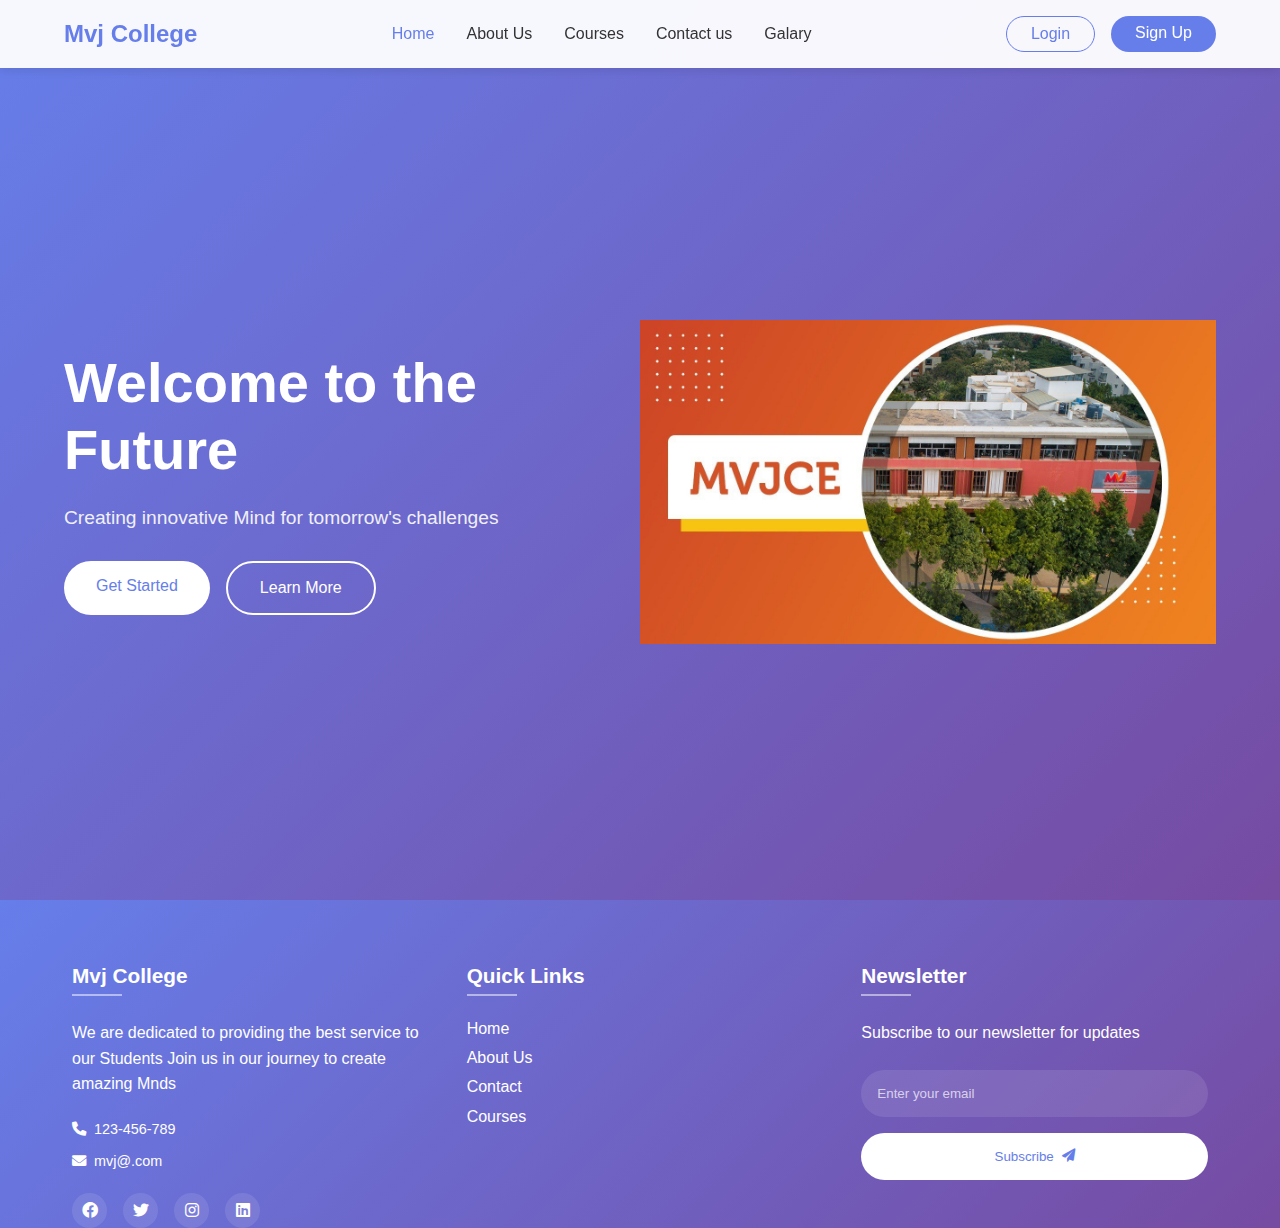
<file: index.html>
<!DOCTYPE html>
<html lang="en">
<head>
    <meta charset="UTF-8">
    <meta name="viewport" content="width=device-width, initial-scale=1.0">
    <title>Home Page</title>
    <link rel="stylesheet" href="index.css">
    <link rel="stylesheet" href="https://cdnjs.cloudflare.com/ajax/libs/font-awesome/6.0.0/css/all.min.css">
</head>
<body>
    
    <nav class="navbar">
        <div class="nav-brand">
            <a href="#" class="logo">Mvj College</a>
        </div>
        <div class="nav-menu">
            <a href="index.html" class="active">Home</a>
            <a href="about.html">About Us</a>
            <a href="product.html">Courses</a>
            <a href="contact.html">Contact us</a>
            <a href="blog.html">Galary</a>

        </div>
        <div class="nav-buttons">
            <a href="login.html" class="login-btn">Login</a>
            <a href="login.html" class="signup-btn">Sign Up</a>
        </div>
        <div class="menu-toggle" onclick="toggleMenu()">
            <i class="fas fa-bars"></i>
            <div class="mobile-menu" id="mobileMenu">
                <a href="index.html" class="active">Home</a>
                <a href="about.html">About</a>
                <a href="contact.html">Courses</a>
                <a href="blog.html">Blog</a>
                <a href="contact.html">Contact</a>
            </div>
        </div>
        <script>
            function toggleMenu() {
                const mobileMenu = document.getElementById('mobileMenu');
                if (mobileMenu.style.display === 'block') {
                    mobileMenu.style.display = 'none';
                } else {
                    mobileMenu.style.display = 'block';
                }
            }
            // Initially hide mobile menu
            document.getElementById('mobileMenu').style.display = 'none';
        </script>
    </nav>

    <section id="home" class="hero-section">
        <div class="hero-content">
            <h1>Welcome to the Future</h1>
            <p>Creating innovative Mind for tomorrow's challenges</p>
            <div class="hero-buttons">
                <a href="#" class="primary-btn">Get Started</a>
                <a href="#" class="secondary-btn">Learn More</a>
            </div>
        </div>
        <div class="hero-image">
            <img src="/images/maxresdefault.jpg" alt="Hero Image">
        </div>
    </section>
    </section>
    <footer class="footer">
        <div class="footer-content">
            <div class="footer-section about">
                <h3 class="logo-text">Mvj College</h3>
                <p>
                    We are dedicated to providing the best service to our Students
                    Join us in our journey to create amazing Mnds
                </p>
                <div class="contact-info">
                    <span><i class="fas fa-phone"></i> &nbsp; 123-456-789</span>
                    <span><i class="fas fa-envelope"></i> &nbsp; mvj@.com</span>
                </div>
                <div class="socials">
                    <a href="#"><i class="fab fa-facebook"></i></a>
                    <a href="#"><i class="fab fa-twitter"></i></a>
                    <a href="#"><i class="fab fa-instagram"></i></a>
                    <a href="#"><i class="fab fa-linkedin"></i></a>
                </div>
            </div>

            <div class="footer-section links">
                <h3>Quick Links</h3>
                <ul>
                    <li><a href="#">Home</a></li>
                    <li><a href="#">About Us</a></li>
                    <li><a href="#">Contact</a></li>
                    <li><a href="#">Courses</a></li>
                </ul>
            </div>

            <div class="footer-section newsletter">
                <h3>Newsletter</h3>
                <p>Subscribe to our newsletter for updates</p>
                <form>
                    <input type="email" placeholder="Enter your email">
                    <button type="submit" class="btn-subscribe">
                        Subscribe <i class="fas fa-paper-plane"></i>
                    </button>
                </form>
            </div>
        </div>

        <div class="footer-shape"></div>
    </footer>
</body>
</file>
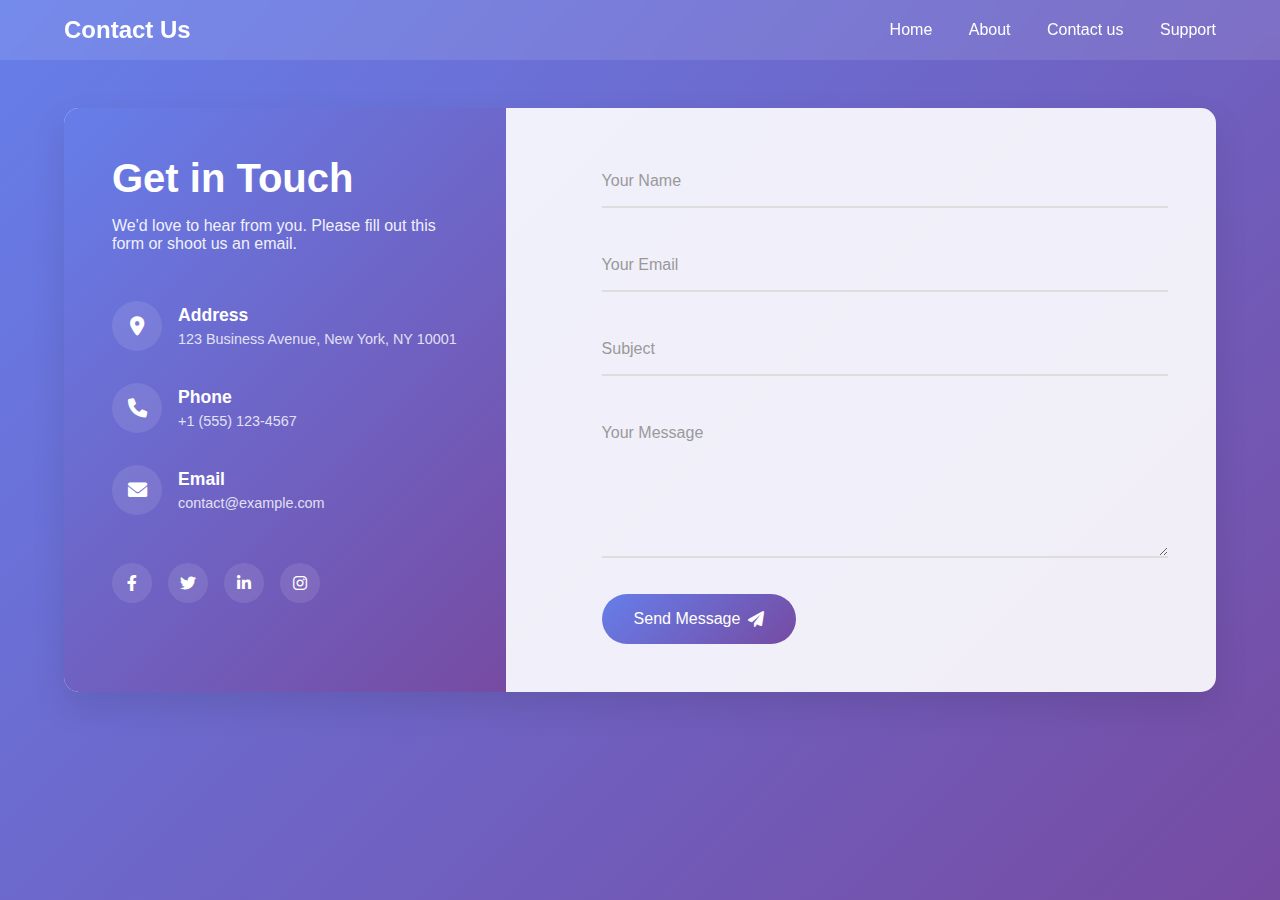
<file: contact.html>
<!DOCTYPE html>
<html lang="en">
<head>
    <meta charset="UTF-8">
    <meta name="viewport" content="width=device-width, initial-scale=1.0">
    <title>Contact Us</title>
    <link rel="stylesheet" href="contact.css">
    <link rel="stylesheet" href="https://cdnjs.cloudflare.com/ajax/libs/font-awesome/6.0.0/css/all.min.css">
</head>
<body>
    <nav class="navbar">
        <div class="logo">Contact Us</div>
        <div class="nav-links">
            <a href="index.html">Home</a>
            <a href="about.html">About</a>
            <a href="#" class="active">Contact us</a>
            <a href="#">Support</a>
        </div>
    </nav>

    <div class="container">
        <div class="contact-wrapper">
            <div class="contact-info">
                <h1>Get in Touch</h1>
                <p>We'd love to hear from you. Please fill out this form or shoot us an email.</p>
                
                <div class="info-items">
                    <div class="info-item">
                        <div class="icon">
                            <i class="fas fa-map-marker-alt"></i>
                        </div>
                        <div class="details">
                            <h3>Address</h3>
                            <p>123 Business Avenue, New York, NY 10001</p>
                        </div>
                    </div>

                    <div class="info-item">
                        <div class="icon">
                            <i class="fas fa-phone"></i>
                        </div>
                        <div class="details">
                            <h3>Phone</h3>
                            <p>+1 (555) 123-4567</p>
                        </div>
                    </div>

                    <div class="info-item">
                        <div class="icon">
                            <i class="fas fa-envelope"></i>
                        </div>
                        <div class="details">
                            <h3>Email</h3>
                            <p>contact@example.com</p>
                        </div>
                    </div>
                </div>

                <div class="social-links">
                    <a href="#" class="social-icon"><i class="fab fa-facebook-f"></i></a>
                    <a href="#" class="social-icon"><i class="fab fa-twitter"></i></a>
                    <a href="#" class="social-icon"><i class="fab fa-linkedin-in"></i></a>
                    <a href="#" class="social-icon"><i class="fab fa-instagram"></i></a>
                </div>
            </div>

            <div class="contact-form">
                <form id="contactForm">
                    <div class="form-group">
                        <input type="text" id="name" required>
                        <label for="name">Your Name</label>
                        <span class="focus-border"></span>
                    </div>

                    <div class="form-group">
                        <input type="email" id="email" required>
                        <label for="email">Your Email</label>
                        <span class="focus-border"></span>
                    </div>

                    <div class="form-group">
                        <input type="text" id="subject" required>
                        <label for="subject">Subject</label>
                        <span class="focus-border"></span>
                    </div>

                    <div class="form-group">
                        <textarea id="message" required></textarea>
                        <label for="message">Your Message</label>
                        <span class="focus-border"></span>
                    </div>

                    <button type="submit" class="submit-btn">
                        Send Message
                        <i class="fas fa-paper-plane"></i>
                    </button>
                </form>
            </div>
        </div>
    </div>
</body>
</html>
</file>
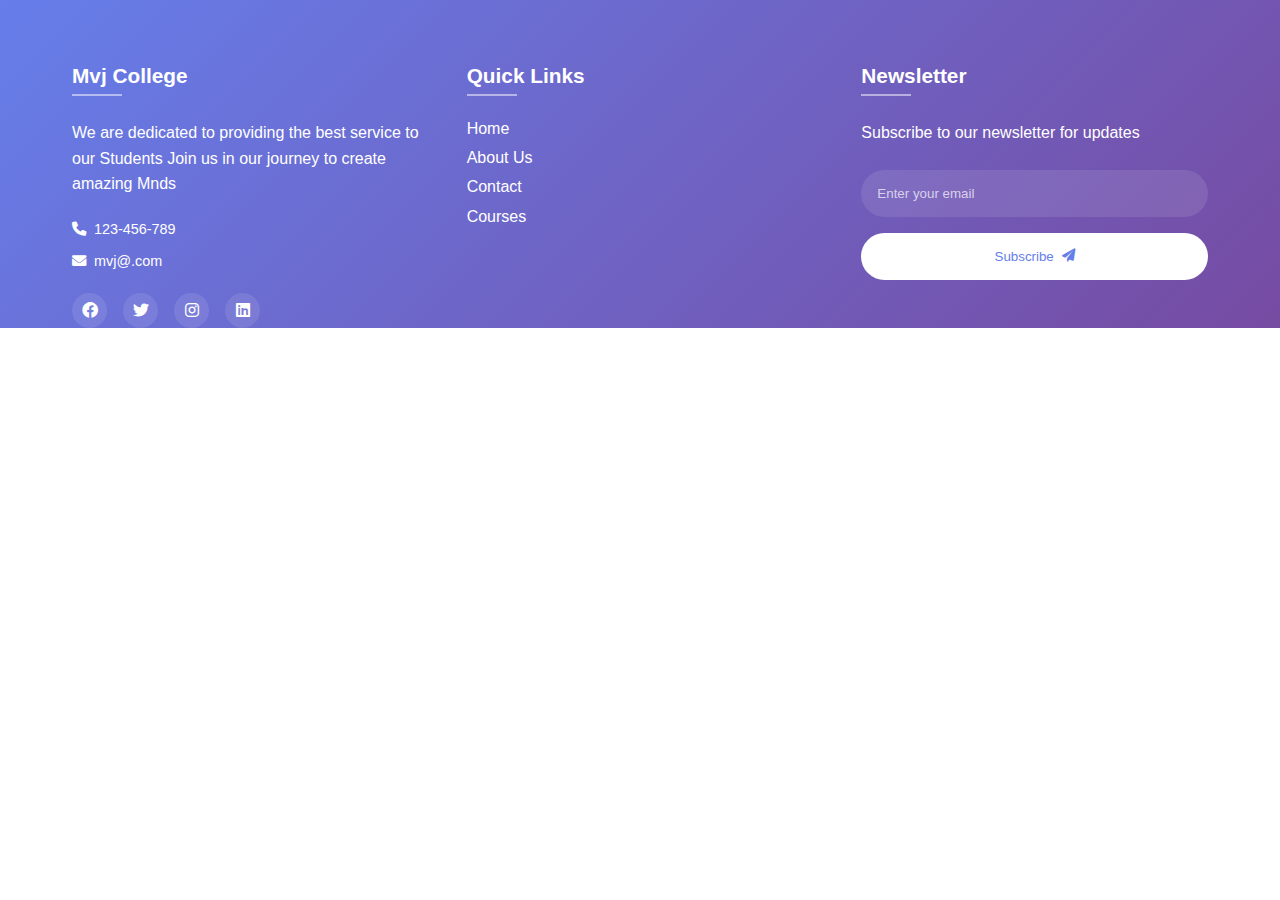
<file: footer.html>
<!DOCTYPE html>
<html lang="en">
<head>
    <meta charset="UTF-8">
    <meta name="viewport" content="width=device-width, initial-scale=1.0">
    <title>Footer</title>
    <link rel="stylesheet" href="footer.css">
    <link rel="stylesheet" href="https://cdnjs.cloudflare.com/ajax/libs/font-awesome/6.0.0/css/all.min.css">
</head>
<body>
    <footer class="footer">
        <div class="footer-content">
            <div class="footer-section about">
                <h3 class="logo-text">Mvj College</h3>
                <p>
                    We are dedicated to providing the best service to our Students
                    Join us in our journey to create amazing Mnds
                </p>
                <div class="contact-info">
                    <span><i class="fas fa-phone"></i> &nbsp; 123-456-789</span>
                    <span><i class="fas fa-envelope"></i> &nbsp; mvj@.com</span>
                </div>
                <div class="socials">
                    <a href="#"><i class="fab fa-facebook"></i></a>
                    <a href="#"><i class="fab fa-twitter"></i></a>
                    <a href="#"><i class="fab fa-instagram"></i></a>
                    <a href="#"><i class="fab fa-linkedin"></i></a>
                </div>
            </div>

            <div class="footer-section links">
                <h3>Quick Links</h3>
                <ul>
                    <li><a href="#">Home</a></li>
                    <li><a href="#">About Us</a></li>
                    <li><a href="#">Contact</a></li>
                    <li><a href="#">Courses</a></li>
                </ul>
            </div>

            <div class="footer-section newsletter">
                <h3>Newsletter</h3>
                <p>Subscribe to our newsletter for updates</p>
                <form>
                    <input type="email" placeholder="Enter your email">
                    <button type="submit" class="btn-subscribe">
                        Subscribe <i class="fas fa-paper-plane"></i>
                    </button>
                </form>
            </div>
        </div>

        <div class="footer-shape"></div>
    </footer>
</body>
</html>
</file>
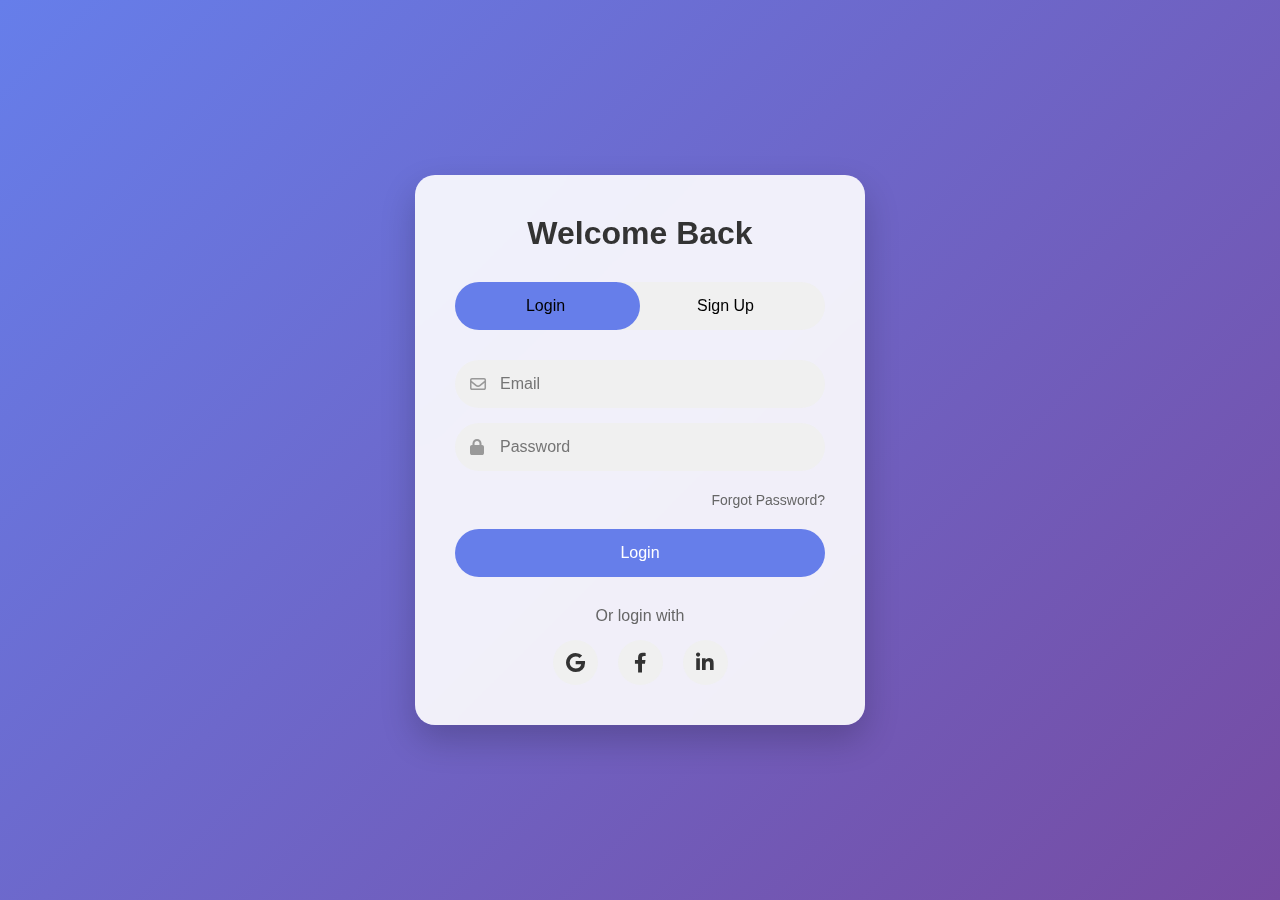
<file: login.html>
<!DOCTYPE html>
<html lang="en">
<head>
    <meta charset="UTF-8">
    <meta name="viewport" content="width=device-width, initial-scale=1.0">
    <title>Modern Login Page</title>
    <link rel="stylesheet" href="login.css">
    <link rel="stylesheet" href="https://cdnjs.cloudflare.com/ajax/libs/font-awesome/6.0.0/css/all.min.css">
</head>
<body>
    <div class="container">
        <div class="form-box">
            <h2>Welcome Back</h2>
            <div class="toggle-container">
                <span class="active" id="loginTab">Login</span>
                <span id="signupTab">Sign Up</span>
                <div class="slider"></div>
            </div>
            
            <form id="loginForm">
                <div class="input-group">
                    <div class="input-field">
                        <i class="fa-regular fa-envelope"></i>
                        <input type="email" placeholder="Email" required>
                    </div>
                    <div class="input-field">
                        <i class="fa-solid fa-lock"></i>
                        <input type="password" placeholder="Password" required>
                    </div>
                </div>
                
                <div class="forgot-pass">
                    <a href="#">Forgot Password?</a>
                </div>

                <button type="submit" class="submit-btn">Login</button>

                <div class="social-login">
                    <p>Or login with</p>
                    <div class="social-icons">
                        <a href="#" class="icon"><i class="fab fa-google"></i></a>
                        <a href="#" class="icon"><i class="fab fa-facebook-f"></i></a>
                        <a href="#" class="icon"><i class="fab fa-linkedin-in"></i></a>
                    </div>
                </div>
            </form>
        </div>
    </div>
    <script src="login.js"></script>
</body>
</html>
</file>
<file: index.css>
:root {
    --primary-color: #667eea;
    --secondary-color: #764ba2;
    --background-color: #f8f9fa;
    --card-color: rgba(255, 255, 255, 0.9);
    --text-color: #333;
    --border-radius: 15px;
}

* {
    margin: 0;
    padding: 0;
    box-sizing: border-box;
    font-family: 'Poppins', sans-serif;
}

html {
    scroll-behavior: smooth;
}

body {
    background: var(--background-color);
    color: var(--text-color);
}

.navbar {
    position: fixed;
    top: 0;
    left: 0;
    width: 100%;
    padding: 1rem 5%;
    display: flex;
    justify-content: space-between;
    align-items: center;
    background: rgba(255, 255, 255, 0.95);
    backdrop-filter: blur(10px);
    box-shadow: 0 2px 10px rgba(0, 0, 0, 0.1);
    z-index: 1000;
}

.nav-brand .logo {
    font-size: 1.5rem;
    font-weight: bold;
    color: var(--primary-color);
    text-decoration: none;
}

.nav-menu {
    display: flex;
    gap: 2rem;
}

.nav-menu a {
    color: var(--text-color);
    text-decoration: none;
    transition: color 0.3s ease;
}

.nav-menu a:hover,
.nav-menu a.active {
    color: var(--primary-color);
}

.nav-buttons {
    display: flex;
    gap: 1rem;
}

.login-btn,
.signup-btn {
    padding: 0.5rem 1.5rem;
    border-radius: 25px;
    text-decoration: none;
    transition: all 0.3s ease;
}

.login-btn {
    color: var(--primary-color);
    border: 1px solid var(--primary-color);
}

.signup-btn {
    background: var(--primary-color);
    color: white;
}

.menu-toggle {
    display: none;
}

.hero-section {
    min-height: 100vh;
    display: flex;
    align-items: center;
    padding: 6rem 5% 2rem;
    background: linear-gradient(135deg, var(--primary-color), var(--secondary-color));
    color: white;
}

.hero-content {
    flex: 1;
    max-width: 600px;
}

.hero-content h1 {
    font-size: 3.5rem;
    margin-bottom: 1.5rem;
    line-height: 1.2;
}

.hero-content p {
    font-size: 1.2rem;
    margin-bottom: 2rem;
    opacity: 0.9;
}

.hero-buttons {
    display: flex;
    gap: 1rem;
}

.primary-btn,
.secondary-btn {
    padding: 1rem 2rem;
    border-radius: 30px;
    text-decoration: none;
    transition: all 0.3s ease;
}

.primary-btn {
    background: white;
    color: var(--primary-color);
}

.secondary-btn {
    background: transparent;
    border: 2px solid white;
    color: white;
}

.hero-image {
    flex: 1;
    display: flex;
    justify-content: center;
    align-items: center;
}

.hero-image img {
    max-width: 100%;
    height: auto;
}
.features-section {
    padding: 5rem 5%;
    background: white;
}

.section-header {
    text-align: center;
    margin-bottom: 3rem;
}

.section-header h2 {
    font-size: 2.5rem;
    margin-bottom: 1rem;
}

.features-grid {
    display: grid;
    grid-template-columns: repeat(auto-fit, minmax(250px, 1fr));
    gap: 2rem;
}

.feature-card {
    padding: 2rem;
    background: white;
    border-radius: var(--border-radius);
    box-shadow: 0 5px 15px rgba(0, 0, 0, 0.1);
    transition: transform 0.3s ease;
}

.feature-card:hover {
    transform: translateY(-5px);
}

:root {
    --primary-color: #667eea;
    --secondary-color: #764ba2;
    --background-color: #f8f9fa;
    --card-color: rgba(255, 255, 255, 0.9);
    --text-color: #333;
    --border-radius: 15px;
}

* {
    margin: 0;
    padding: 0;
    box-sizing: border-box;
    font-family: 'Poppins', sans-serif;
}

.footer {
    position: relative;
    background: linear-gradient(135deg, var(--primary-color), var(--secondary-color));
    color: white;
    padding: 4rem 0 0 0;
    overflow: hidden;
}

.footer-content {
    max-width: 1200px;
    margin: 0 auto;
    padding: 0 2rem;
    display: grid;
    grid-template-columns: repeat(auto-fit, minmax(250px, 1fr));
    gap: 3rem;
    position: relative;
    z-index: 1;
}

.footer-section {
    display: flex;
    flex-direction: column;
}

.footer-section h3 {
    color: white;
    margin-bottom: 1.5rem;
    font-size: 1.3rem;
    position: relative;
    padding-bottom: 0.5rem;
}

.footer-section h3::after {
    content: '';
    position: absolute;
    left: 0;
    bottom: 0;
    width: 50px;
    height: 2px;
    background: rgba(255, 255, 255, 0.5);
}

.footer-section p {
    line-height: 1.6;
    margin-bottom: 1.5rem;
}

.contact-info {
    display: flex;
    flex-direction: column;
    gap: 1rem;
    margin-bottom: 1.5rem;
}

.contact-info span {
    display: flex;
    align-items: center;
    font-size: 0.9rem;
}

.socials {
    display: flex;
    gap: 1rem;
}

.socials a {
    width: 35px;
    height: 35px;
    background: rgba(255, 255, 255, 0.1);
    border-radius: 50%;
    display: flex;
    align-items: center;
    justify-content: center;
    color: white;
    text-decoration: none;
    transition: all 0.3s ease;
}

.socials a:hover {
    background: white;
    color: var(--primary-color);
    transform: translateY(-3px);
}

.footer-section ul {
    list-style: none;
}

.footer-section ul li {
    margin-bottom: 0.7rem;
}

.footer-section ul a {
    color: white;
    text-decoration: none;
    transition: all 0.3s ease;
    display: inline-block;
}

.footer-section ul a:hover {
    transform: translateX(5px);
    opacity: 0.8;
}

.newsletter form {
    display: flex;
    flex-direction: column;
    gap: 1rem;
}

.newsletter input {
    padding: 1rem;
    border: none;
    border-radius: 30px;
    background: rgba(255, 255, 255, 0.1);
    color: white;
    outline: none;
}

.newsletter input::placeholder {
    color: rgba(255, 255, 255, 0.7);
}

.btn-subscribe {
    padding: 1rem 2rem;
    border: none;
    border-radius: 30px;
    background: white;
    color: var(--primary-color);
    cursor: pointer;
    transition: all 0.3s ease;
    display: flex;
    align-items: center;
    justify-content: center;
    gap: 0.5rem;
}

@media (max-width: 992px) {
    .nav-menu {
        display: none;
    }

    .menu-toggle {
        display: block;
    }

    .hero-section {
        flex-direction: column;
        text-align: center;
    }

    .hero-content {
        margin-bottom: 3rem;
    }

    .hero-buttons {
        justify-content: center;
    }
}

@media (max-width: 768px) {
    .hero-content h1 {
        font-size: 2.5rem;
    }

    .section-header h2 {
        font-size: 2rem;
    }

    .features-grid {
        grid-template-columns: 1fr;
    }
}

@media (max-width: 480px) {
    .nav-buttons {
        display: none;
    }

    .hero-content h1 {
        font-size: 2rem;
    }

    .hero-buttons {
        flex-direction: column;
    }
}
</file>
<file: contact.css>
:root {
    --primary-color: #667eea;
    --secondary-color: #764ba2;
    --background-color: #f8f9fa;
    --card-color: rgba(255, 255, 255, 0.9);
    --text-color: #333;
    --border-radius: 15px;
}

* {
    margin: 0;
    padding: 0;
    box-sizing: border-box;
    font-family: 'Poppins', sans-serif;
}

body {
    background: linear-gradient(135deg, var(--primary-color), var(--secondary-color));
    min-height: 100vh;
}

.navbar {
    background: rgba(255, 255, 255, 0.1);
    backdrop-filter: blur(10px);
    padding: 1rem 5%;
    display: flex;
    justify-content: space-between;
    align-items: center;
    position: sticky;
    top: 0;
    z-index: 1000;
}

.logo {
    color: white;
    font-size: 1.5rem;
    font-weight: bold;
}

.nav-links a {
    color: white;
    text-decoration: none;
    margin-left: 2rem;
    transition: all 0.3s ease;
}

.container {
    padding: 3rem 5%;
    max-width: 1400px;
    margin: 0 auto;
}

.contact-wrapper {
    display: grid;
    grid-template-columns: 1fr 1.5fr;
    gap: 3rem;
    background: var(--card-color);
    border-radius: var(--border-radius);
    overflow: hidden;
    box-shadow: 0 15px 35px rgba(0, 0, 0, 0.1);
}

.contact-info {
    padding: 3rem;
    background: linear-gradient(135deg, var(--primary-color), var(--secondary-color));
    color: white;
}

.contact-info h1 {
    font-size: 2.5rem;
    margin-bottom: 1rem;
}

.contact-info p {
    margin-bottom: 3rem;
    opacity: 0.9;
}

.info-items {
    margin-bottom: 3rem;
}

.info-item {
    display: flex;
    align-items: center;
    margin-bottom: 2rem;
}

.icon {
    width: 50px;
    height: 50px;
    background: rgba(255, 255, 255, 0.1);
    border-radius: 50%;
    display: flex;
    align-items: center;
    justify-content: center;
    margin-right: 1rem;
    font-size: 1.2rem;
}

.details h3 {
    font-size: 1.1rem;
    margin-bottom: 0.3rem;
}

.details p {
    margin: 0;
    font-size: 0.9rem;
    opacity: 0.8;
}

.social-links {
    display: flex;
    gap: 1rem;
}

.social-icon {
    width: 40px;
    height: 40px;
    background: rgba(255, 255, 255, 0.1);
    border-radius: 50%;
    display: flex;
    align-items: center;
    justify-content: center;
    color: white;
    text-decoration: none;
    transition: all 0.3s ease;
}

.social-icon:hover {
    background: white;
    color: var(--primary-color);
    transform: translateY(-3px);
}

.contact-form {
    padding: 3rem;
}

.form-group {
    position: relative;
    margin-bottom: 2rem;
}

.form-group input,
.form-group textarea {
    width: 100%;
    padding: 1rem;
    border: none;
    border-bottom: 2px solid #ddd;
    background: transparent;
    font-size: 1rem;
    transition: all 0.3s ease;
}

.form-group textarea {
    min-height: 150px;
    resize: vertical;
}

.form-group label {
    position: absolute;
    left: 0;
    top: 1rem;
    color: #999;
    transition: all 0.3s ease;
    pointer-events: none;
}

.form-group input:focus ~ label,
.form-group textarea:focus ~ label,
.form-group input:valid ~ label,
.form-group textarea:valid ~ label {
    top: -0.5rem;
    font-size: 0.8rem;
    color: var(--primary-color);
}

.focus-border {
    position: absolute;
    bottom: 0;
    left: 0;
    width: 0;
    height: 2px;
    background: var(--primary-color);
    transition: all 0.3s ease;
}

.form-group input:focus ~ .focus-border,
.form-group textarea:focus ~ .focus-border {
    width: 100%;
}

.submit-btn {
    background: linear-gradient(135deg, var(--primary-color), var(--secondary-color));
    color: white;
    padding: 1rem 2rem;
    border: none;
    border-radius: 30px;
    cursor: pointer;
    display: flex;
    align-items: center;
    gap: 0.5rem;
    transition: all 0.3s ease;
    font-size: 1rem;
}

.submit-btn:hover {
    transform: translateY(-2px);
    box-shadow: 0 5px 15px rgba(0, 0, 0, 0.2);
}

@media (max-width: 992px) {
    .contact-wrapper {
        grid-template-columns: 1fr;
    }
    
    .contact-info {
        text-align: center;
    }
    
    .info-item {
        justify-content: center;
    }
    
    .social-links {
        justify-content: center;
    }
}

@media (max-width: 768px) {
    .nav-links {
        display: none;
    }
    
    .container {
        padding: 1.5rem;
    }
    
    .contact-info,
    .contact-form {
        padding: 2rem;
    }
    
    .contact-info h1 {
        font-size: 2rem;
    }
}

@media (max-width: 480px) {
    .contact-info,
    .contact-form {
        padding: 1.5rem;
    }
    
    .submit-btn {
        width: 100%;
        justify-content: center;
    }
}
</file>
<file: footer.css>
:root {
    --primary-color: #667eea;
    --secondary-color: #764ba2;
    --background-color: #f8f9fa;
    --card-color: rgba(255, 255, 255, 0.9);
    --text-color: #333;
    --border-radius: 15px;
}

* {
    margin: 0;
    padding: 0;
    box-sizing: border-box;
    font-family: 'Poppins', sans-serif;
}

.footer {
    position: relative;
    background: linear-gradient(135deg, var(--primary-color), var(--secondary-color));
    color: white;
    padding: 4rem 0 0 0;
    overflow: hidden;
}

.footer-content {
    max-width: 1200px;
    margin: 0 auto;
    padding: 0 2rem;
    display: grid;
    grid-template-columns: repeat(auto-fit, minmax(250px, 1fr));
    gap: 3rem;
    position: relative;
    z-index: 1;
}

.footer-section {
    display: flex;
    flex-direction: column;
}

.footer-section h3 {
    color: white;
    margin-bottom: 1.5rem;
    font-size: 1.3rem;
    position: relative;
    padding-bottom: 0.5rem;
}

.footer-section h3::after {
    content: '';
    position: absolute;
    left: 0;
    bottom: 0;
    width: 50px;
    height: 2px;
    background: rgba(255, 255, 255, 0.5);
}

.footer-section p {
    line-height: 1.6;
    margin-bottom: 1.5rem;
}

.contact-info {
    display: flex;
    flex-direction: column;
    gap: 1rem;
    margin-bottom: 1.5rem;
}

.contact-info span {
    display: flex;
    align-items: center;
    font-size: 0.9rem;
}

.socials {
    display: flex;
    gap: 1rem;
}

.socials a {
    width: 35px;
    height: 35px;
    background: rgba(255, 255, 255, 0.1);
    border-radius: 50%;
    display: flex;
    align-items: center;
    justify-content: center;
    color: white;
    text-decoration: none;
    transition: all 0.3s ease;
}

.socials a:hover {
    background: white;
    color: var(--primary-color);
    transform: translateY(-3px);
}

.footer-section ul {
    list-style: none;
}

.footer-section ul li {
    margin-bottom: 0.7rem;
}

.footer-section ul a {
    color: white;
    text-decoration: none;
    transition: all 0.3s ease;
    display: inline-block;
}

.footer-section ul a:hover {
    transform: translateX(5px);
    opacity: 0.8;
}

.newsletter form {
    display: flex;
    flex-direction: column;
    gap: 1rem;
}

.newsletter input {
    padding: 1rem;
    border: none;
    border-radius: 30px;
    background: rgba(255, 255, 255, 0.1);
    color: white;
    outline: none;
}

.newsletter input::placeholder {
    color: rgba(255, 255, 255, 0.7);
}

.btn-subscribe {
    padding: 1rem 2rem;
    border: none;
    border-radius: 30px;
    background: white;
    color: var(--primary-color);
    cursor: pointer;
    transition: all 0.3s ease;
    display: flex;
    align-items: center;
    justify-content: center;
    gap: 0.5rem;
}
</file>
<file: login.css>
* {
    margin: 0;
    padding: 0;
    box-sizing: border-box;
    font-family: 'Poppins', sans-serif;
}

.container {
    width: 100%;
    min-height: 100vh;
    background: linear-gradient(135deg, #667eea, #764ba2);
    display: flex;
    align-items: center;
    justify-content: center;
}

.form-box {
    background: rgba(255, 255, 255, 0.9);
    padding: 40px;
    border-radius: 20px;
    width: 90%;
    max-width: 450px;
    box-shadow: 0 15px 35px rgba(0, 0, 0, 0.2);
    backdrop-filter: blur(10px);
}

.form-box h2 {
    text-align: center;
    color: #333;
    margin-bottom: 30px;
    font-size: 2em;
}

.toggle-container {
    position: relative;
    display: flex;
    justify-content: space-around;
    margin-bottom: 30px;
    background: #f0f0f0;
    border-radius: 30px;
    padding: 5px;
}

.toggle-container span {
    padding: 10px 30px;
    cursor: pointer;
    z-index: 1;
    transition: color 0.3s ease;
}

.slider {
    position: absolute;
    top: 0;
    left: 0;
    width: 50%;
    height: 100%;
    background: #667eea;
    border-radius: 30px;
    transition: left 0.3s ease;
}

.input-group {
    margin-bottom: 20px;
}

.input-field {
    position: relative;
    margin: 15px 0;
}

.input-field i {
    position: absolute;
    left: 15px;
    top: 50%;
    transform: translateY(-50%);
    color: #999;
}

.input-field input {
    width: 100%;
    padding: 15px 15px 15px 45px;
    border: none;
    outline: none;
    border-radius: 30px;
    background: #f0f0f0;
    font-size: 16px;
    transition: all 0.3s ease;
}

.input-field input:focus {
    background: #e3e3e3;
    box-shadow: 0 2px 10px rgba(0, 0, 0, 0.1);
}

.forgot-pass {
    text-align: right;
    margin-bottom: 20px;
}

.forgot-pass a {
    color: #666;
    text-decoration: none;
    font-size: 14px;
}

.submit-btn {
    width: 100%;
    padding: 15px;
    background: #667eea;
    border: none;
    border-radius: 30px;
    color: white;
    font-size: 16px;
    cursor: pointer;
    transition: all 0.3s ease;
}

.submit-btn:hover {
    background: #764ba2;
    transform: translateY(-2px);
}

.social-login {
    text-align: center;
    margin-top: 30px;
}

.social-login p {
    color: #666;
    margin-bottom: 15px;
}

.social-icons {
    display: flex;
    justify-content: center;
    gap: 20px;
}

.icon {
    width: 45px;
    height: 45px;
    border-radius: 50%;
    background: #f0f0f0;
    display: flex;
    align-items: center;
    justify-content: center;
    text-decoration: none;
    color: #333;
    font-size: 20px;
    transition: all 0.3s ease;
}

.icon:hover {
    transform: translateY(-3px);
    box-shadow: 0 5px 15px rgba(0, 0, 0, 0.1);
}

.icon:nth-child(1):hover { color: #DB4437; }
.icon:nth-child(2):hover { color: #4267B2; }
.icon:nth-child(3):hover { color: #0077B5; }

@media (max-width: 480px) {
    .form-box {
        padding: 25px;
    }
    
    .toggle-container span {
        padding: 8px 20px;
    }
    
    .form-box h2 {
        font-size: 1.5em;
    }
    
    .input-field input {
        padding: 12px 12px 12px 40px;
    }
    
    .social-icons {
        gap: 15px;
    }
    
    .icon {
        width: 40px;
        height: 40px;
        font-size: 18px;
    }
}
</file>
